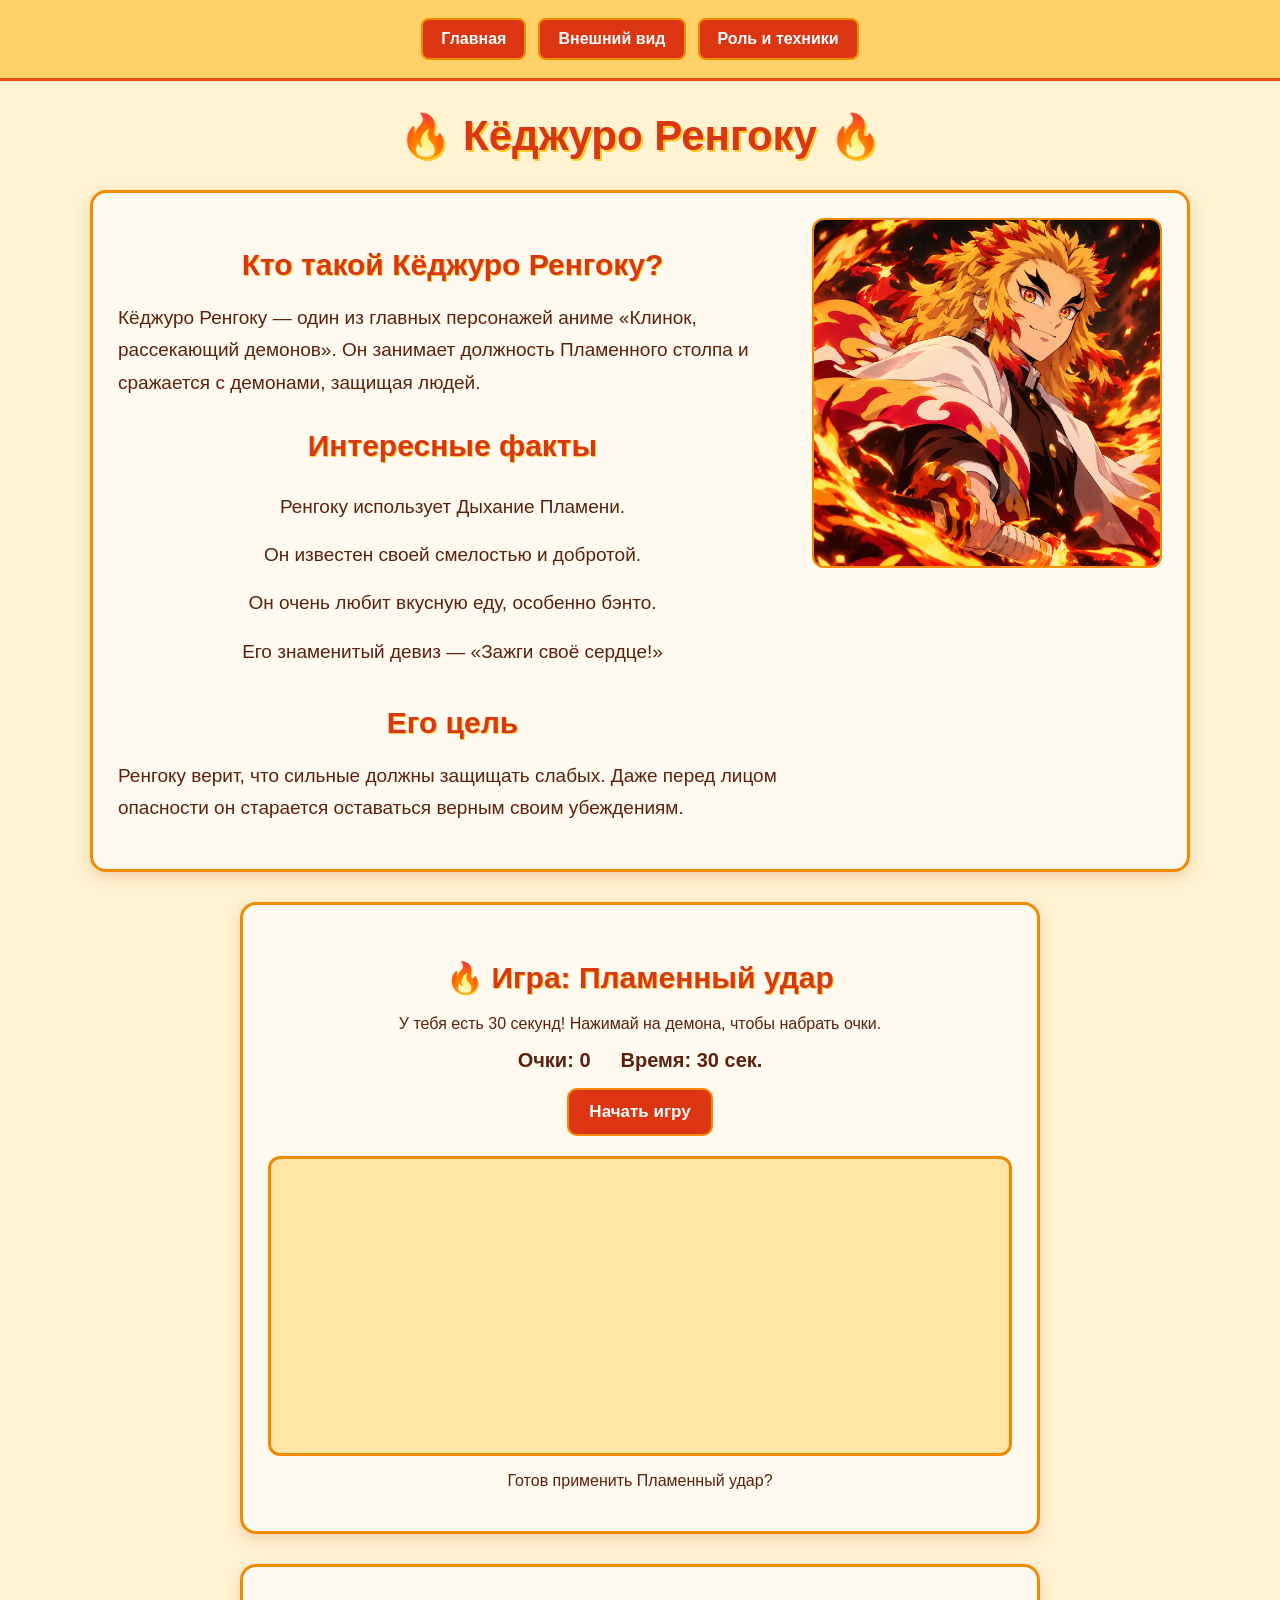
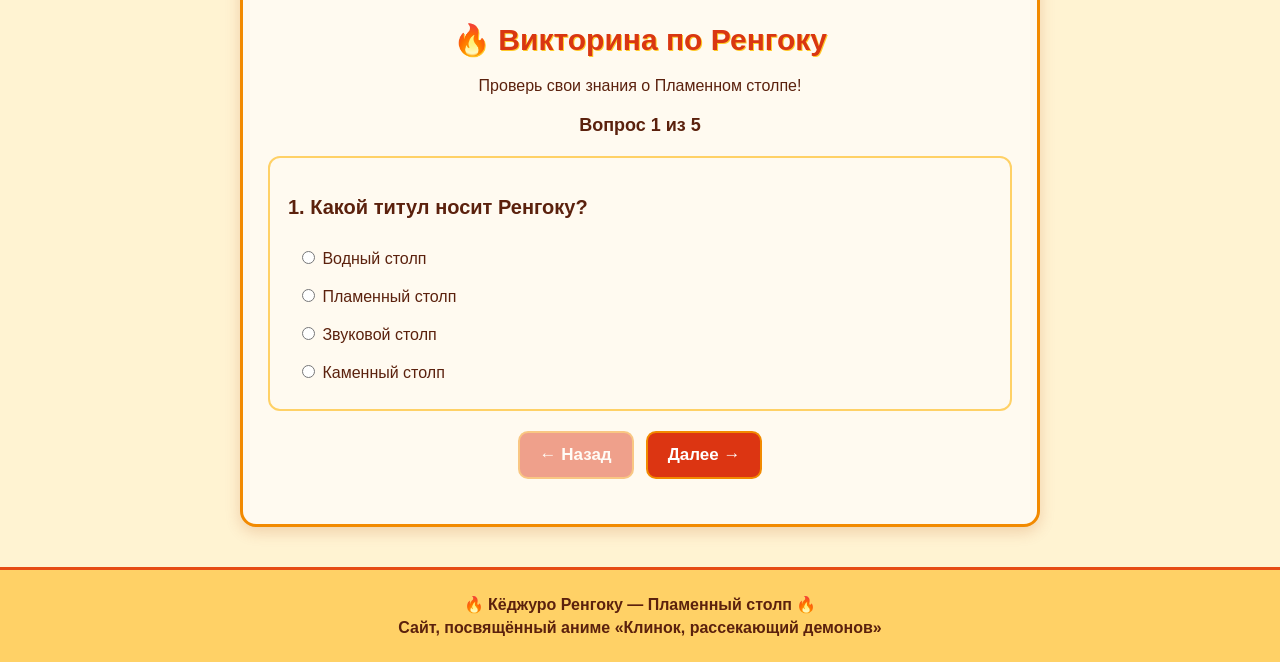
<file: index.html>
<!DOCTYPE html>
<html lang="ru">
<head>
    <meta charset="UTF-8">
    <meta name="viewport" content="width=device-width, initial-scale=1.0">
    <title>Кёджуро Ренгоку — Главная</title>

    <link rel="stylesheet" href="style.css">

    <style>
        body {
            background-color: #fff3d2;
            color: #5b210d;
            font-family: "Compact", "Arial Narrow", sans-serif;
            margin: 0;
        }

        .menu {
            display: flex;
            justify-content: center;
            flex-wrap: wrap;
            gap: 12px;
            padding: 18px;
            background: #ffd166;
        }

        .menu a {
            padding: 10px 18px;
            background: #dc3512;
            color: white;
            text-decoration: none;
            font-weight: bold;
            border: 2px solid #f28a00;
            border-radius: 8px;
        }

        .menu a:hover {
            background: #a9270d;
        }

        .home-page {
            width: 90%;
            max-width: 1100px;
            margin: 30px auto;
        }

        .home-page h1 {
            color: #d93612;
            text-align: center;
            font-size: 42px;
            text-shadow: 2px 2px #ffc928;
        }

        .intro-card,
        .flame-game,
        .rengoku-quiz {
            background: #fffaf0;
            border: 3px solid #f28a00;
            border-radius: 16px;
            padding: 25px;
            margin: 30px auto;
            box-shadow: 0 5px 15px rgba(180, 70, 0, 0.2);
        }

        .intro-layout {
            display: flex;
            align-items: flex-start;
            gap: 25px;
        }

        .intro-text {
            flex: 1;
            min-width: 0;
        }

        .intro-card h2,
        .flame-game h2,
        .rengoku-quiz h2 {
            color: #d93612;
            text-shadow: 1px 1px #ffc928;
        }

        .intro-card p,
        .intro-card li {
            font-size: 19px;
            line-height: 1.7;
        }

        .intro-image {
            flex: 0 0 35%;
            max-width: 350px;
        }

        .intro-image img {
            display: block;
            width: 100%;
            height: auto;
            border: 2px solid #f28a00;
            border-radius: 12px;
        }

        .footer {
            padding: 20px;
            background: #ffd166;
            color: #5b210d;
            text-align: center;
            margin-top: 40px;
        }

        /* Игра «Пламенный удар» */

        .flame-game {
            max-width: 800px;
            text-align: center;
        }

        .game-info {
            display: flex;
            justify-content: center;
            gap: 30px;
            flex-wrap: wrap;
            font-size: 20px;
            font-weight: bold;
        }

        .game-arena {
            position: relative;
            height: 300px;
            margin-top: 20px;
            overflow: hidden;
            background: #ffe5a3;
            border: 3px solid #f28a00;
            border-radius: 12px;
        }

        #demonTarget {
            position: absolute;
            left: 50%;
            top: 50%;
            transform: translate(-50%, -50%);
            border: none;
            background: transparent;
            font-size: 48px;
            cursor: pointer;
        }

        .game-button,
        .quiz-buttons button,
        #quizRetry {
            padding: 12px 20px;
            background: #dc3512;
            color: white;
            border: 2px solid #f28a00;
            border-radius: 10px;
            font-size: 17px;
            font-weight: bold;
            cursor: pointer;
        }

        .game-button:hover,
        .quiz-buttons button:hover,
        #quizRetry:hover {
            background: #a9270d;
        }

        /* Викторина */

        .rengoku-quiz {
            max-width: 800px;
        }

        .rengoku-quiz > h2 {
            text-align: center;
        }

        .quiz-progress {
            margin: 20px 0;
            text-align: center;
            font-size: 18px;
            font-weight: bold;
        }

        .quiz-question {
            display: none;
            padding: 18px;
            border: 2px solid #ffd166;
            border-radius: 12px;
        }

        .quiz-question.active {
            display: block;
        }

        .quiz-question p {
            font-size: 20px;
            font-weight: bold;
        }

        .quiz-question label {
            display: block;
            padding: 9px;
            cursor: pointer;
        }

        .quiz-question input {
            accent-color: #dc3512;
        }

        .quiz-buttons {
            display: flex;
            justify-content: center;
            flex-wrap: wrap;
            gap: 12px;
            margin-top: 20px;
        }

        .quiz-result {
            margin-top: 20px;
            text-align: center;
            font-size: 22px;
            font-weight: bold;
            color: #d93612;
        }

        [hidden] {
            display: none !important;
        }

        @media (max-width: 700px) {
            .home-page {
                width: 92%;
            }

            .home-page h1 {
                font-size: 32px;
            }

            .intro-layout {
                flex-direction: column;
            }

            .intro-image {
                flex: auto;
                width: 100%;
                max-width: 350px;
                margin: 0 auto;
            }

            .intro-card,
            .flame-game,
            .rengoku-quiz {
                padding: 16px;
            }

            .game-arena {
                height: 250px;
            }
        }
    </style>
</head>

<body>

    <!-- Меню сайта -->
    <nav class="menu">
        <a href="index.html">Главная</a>
        <a href="appearance.html">Внешний вид</a>
        <a href="role.html">Роль и техники</a>
    </nav>

    <!-- Главная страница -->
    <main class="home-page">
        <h1>🔥 Кёджуро Ренгоку 🔥</h1>

        <section class="intro-card">
            <div class="intro-layout">
                <div class="intro-text">
                    <h2>Кто такой Кёджуро Ренгоку?</h2>

                    <p>
                        Кёджуро Ренгоку — один из главных персонажей аниме
                        «Клинок, рассекающий демонов». Он занимает должность
                        Пламенного столпа и сражается с демонами, защищая людей.
                    </p>

                    <h2>Интересные факты</h2>

                    <ul>
                        <li>Ренгоку использует Дыхание Пламени.</li>
                        <li>Он известен своей смелостью и добротой.</li>
                        <li>Он очень любит вкусную еду, особенно бэнто.</li>
                        <li>Его знаменитый девиз — «Зажги своё сердце!»</li>
                    </ul>

                    <h2>Его цель</h2>

                    <p>
                        Ренгоку верит, что сильные должны защищать слабых.
                        Даже перед лицом опасности он старается оставаться
                        верным своим убеждениям.
                    </p>
                </div>

                <div class="intro-image">
                    <img
                        src="Rengoku.png"
                        alt="Кёджуро Ренгоку из аниме Клинок, рассекающий демонов"
                    >
                </div>
            </div>
        </section>

        <!-- Игра -->
        <section class="flame-game">
            <h2>🔥 Игра: Пламенный удар</h2>

            <p>
                У тебя есть 30 секунд! Нажимай на демона, чтобы набрать очки.
            </p>

            <div class="game-info">
                <span>Очки: <span id="gameScore">0</span></span>
                <span>Время: <span id="gameTime">30</span> сек.</span>
            </div>

            <p>
                <button class="game-button" id="gameStart">
                    Начать игру
                </button>
            </p>

            <div class="game-arena" id="gameArena">
                <button id="demonTarget" aria-label="Ударить демона" hidden>
                    👹
                </button>
            </div>

            <p id="gameMessage" aria-live="polite">
                Готов применить Пламенный удар?
            </p>
        </section>

        <!-- Викторина -->
        <section class="rengoku-quiz" id="rengokuQuiz">
            <h2>🔥 Викторина по Ренгоку</h2>

            <p style="text-align:center;">
                Проверь свои знания о Пламенном столпе!
            </p>

            <div class="quiz-progress" id="quizProgress">
                Вопрос 1 из 5
            </div>

            <form id="quizForm">
                <div class="quiz-question">
                    <p>1. Какой титул носит Ренгоку?</p>
                    <label><input type="radio" name="q1" value="a"> Водный столп</label>
                    <label><input type="radio" name="q1" value="b"> Пламенный столп</label>
                    <label><input type="radio" name="q1" value="c"> Звуковой столп</label>
                    <label><input type="radio" name="q1" value="d"> Каменный столп</label>
                </div>

                <div class="quiz-question">
                    <p>2. Какую технику использует Ренгоку?</p>
                    <label><input type="radio" name="q2" value="a"> Дыхание Воды</label>
                    <label><input type="radio" name="q2" value="b"> Дыхание Тумана</label>
                    <label><input type="radio" name="q2" value="c"> Дыхание Пламени</label>
                    <label><input type="radio" name="q2" value="d"> Дыхание Зверя</label>
                </div>

                <div class="quiz-question">
                    <p>3. Как зовут младшего брата Ренгоку?</p>
                    <label><input type="radio" name="q3" value="a"> Танджиро</label>
                    <label><input type="radio" name="q3" value="b"> Муичиро</label>
                    <label><input type="radio" name="q3" value="c"> Санеми</label>
                    <label><input type="radio" name="q3" value="d"> Сенджуро</label>
                </div>

                <div class="quiz-question">
                    <p>4. Как называется девятая форма Дыхания Пламени?</p>
                    <label><input type="radio" name="q4" value="a"> Рэнгоку</label>
                    <label><input type="radio" name="q4" value="b"> Пламенный дракон</label>
                    <label><input type="radio" name="q4" value="c"> Огненный вихрь</label>
                    <label><input type="radio" name="q4" value="d"> Пылающая звезда</label>
                </div>

                <div class="quiz-question">
                    <p>5. Какое качество особенно отличает Ренгоку?</p>
                    <label><input type="radio" name="q5" value="a"> Трусость</label>
                    <label><input type="radio" name="q5" value="b"> Равнодушие</label>
                    <label><input type="radio" name="q5" value="c"> Мужество и желание защищать людей</label>
                    <label><input type="radio" name="q5" value="d"> Стремление избегать тренировок</label>
                </div>

                <div class="quiz-buttons">
                    <button type="button" id="quizPrev">← Назад</button>
                    <button type="button" id="quizNext">Далее →</button>
                    <button type="submit" id="quizCheck" hidden>
                        Проверить ответы
                    </button>
                </div>
            </form>

            <div class="quiz-result" id="quizResult" aria-live="polite"></div>

            <p style="text-align:center;">
                <button type="button" id="quizRetry" hidden>
                    Пройти ещё раз
                </button>
            </p>
        </section>
    </main>

    <footer class="footer">
        <p>🔥 Кёджуро Ренгоку — Пламенный столп 🔥</p>
        <p>Сайт, посвящённый аниме «Клинок, рассекающий демонов»</p>
    </footer>

    <script>
        // Игра «Пламенный удар»
        (() => {
            const arena = document.getElementById("gameArena");
            const target = document.getElementById("demonTarget");
            const startButton = document.getElementById("gameStart");
            const scoreText = document.getElementById("gameScore");
            const timeText = document.getElementById("gameTime");
            const message = document.getElementById("gameMessage");

            let score = 0;
            let time = 30;
            let timer = null;
            let playing = false;

            function moveTarget() {
                const maxX = arena.clientWidth - target.offsetWidth;
                const maxY = arena.clientHeight - target.offsetHeight;

                target.style.left =
                    Math.max(0, Math.random() * maxX) + "px";
                target.style.top =
                    Math.max(0, Math.random() * maxY) + "px";
                target.style.transform = "none";
            }

            startButton.addEventListener("click", () => {
                clearInterval(timer);

                score = 0;
                time = 30;
                playing = true;

                scoreText.textContent = score;
                timeText.textContent = time;
                message.textContent = "Атакуй демона!";
                target.hidden = false;
                startButton.disabled = true;

                moveTarget();

                timer = setInterval(() => {
                    time--;
                    timeText.textContent = time;

                    if (time <= 0) {
                        clearInterval(timer);
                        playing = false;
                        target.hidden = true;
                        startButton.disabled = false;
                        message.textContent =
                            "🔥 Игра окончена! Твои очки: " + score;
                    }
                }, 1000);
            });

            target.addEventListener("click", () => {
                if (!playing) return;

                score++;
                scoreText.textContent = score;
                moveTarget();
            });
        })();

        // Викторина по Ренгоку
        (() => {
            const form = document.getElementById("quizForm");
            const questions = [
                ...document.querySelectorAll("#rengokuQuiz .quiz-question")
            ];

            const progress = document.getElementById("quizProgress");
            const prev = document.getElementById("quizPrev");
            const next = document.getElementById("quizNext");
            const check = document.getElementById("quizCheck");
            const result = document.getElementById("quizResult");
            const retry = document.getElementById("quizRetry");

            const answers = {
                q1: "b",
                q2: "c",
                q3: "d",
                q4: "a",
                q5: "c"
            };

            let current = 0;

            function showQuestion(index) {
                current = index;

                questions.forEach((question, i) => {
                    question.classList.toggle("active", i === current);
                });

                progress.textContent =
                    `Вопрос ${current + 1} из ${questions.length}`;

                prev.disabled = current === 0;
                next.hidden = current === questions.length - 1;
                check.hidden = current !== questions.length - 1;
            }

            prev.addEventListener("click", () => {
                if (current > 0) showQuestion(current - 1);
            });

            next.addEventListener("click", () => {
                if (current < questions.length - 1) {
                    showQuestion(current + 1);
                }
            });

            form.addEventListener("submit", (event) => {
                event.preventDefault();

                let score = 0;
                let unanswered = -1;

                for (let i = 0; i < questions.length; i++) {
                    const name = "q" + (i + 1);
                    const selected = form.querySelector(
                        `input[name="${name}"]:checked`
                    );

                    if (!selected) {
                        unanswered = i;
                        break;
                    }

                    if (selected.value === answers[name]) {
                        score++;
                    }
                }

                if (unanswered !== -1) {
                    showQuestion(unanswered);
                    progress.textContent += " — выбери ответ!";
                    return;
                }

                form.hidden = true;
                progress.textContent = "Викторина завершена!";

                result.textContent =
                    `🔥 Твой результат: ${score} из 5! ` +
                    (score === 5
                        ? "Идеально! Настоящий Пламенный столп!"
                        : score >= 3
                            ? "Отлично! Ты хорошо знаешь Ренгоку!"
                            : "Продолжай тренироваться, как охотник на демонов!");

                retry.hidden = false;
            });

            retry.addEventListener("click", () => {
                form.reset();
                form.hidden = false;
                result.textContent = "";
                retry.hidden = true;
                showQuestion(0);
            });

            showQuestion(0);
        })();
    </script>

</body>
</html>
</file>
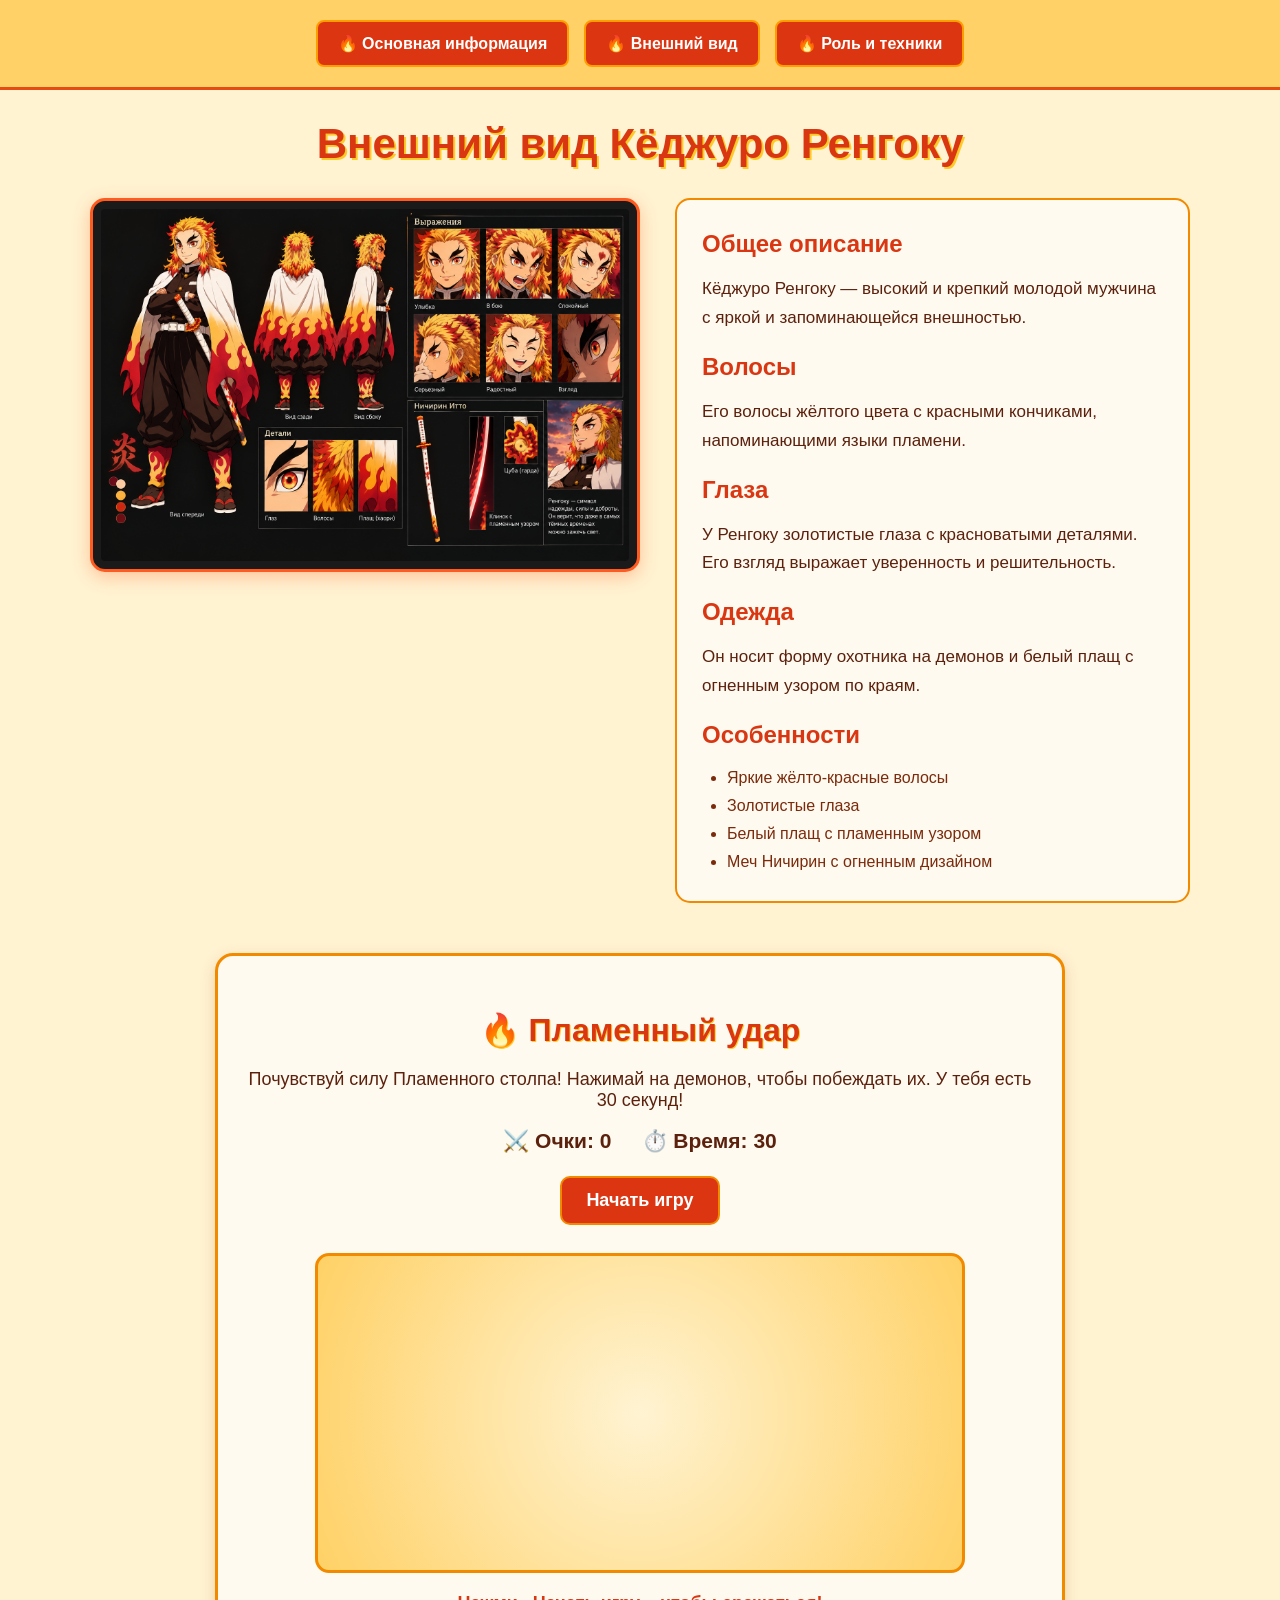
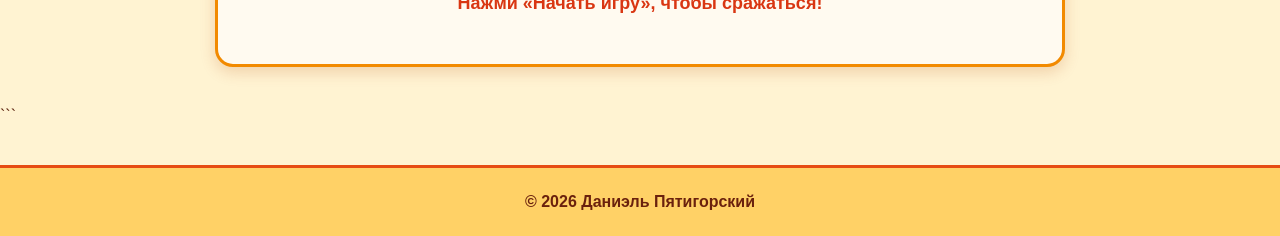
<file: appearance.html>
<!DOCTYPE html>
<html lang="ru">

<head>
    <meta charset="UTF-8">
    <meta name="viewport" content="width=device-width, initial-scale=1.0">
    <title>Кёджуро Ренгоку — Внешний вид</title>
    <link rel="stylesheet" href="style.css">
</head>

<body>

    <nav class="menu">
        <a href="index.html">🔥 Основная информация</a>
        <a href="appearance.html">🔥 Внешний вид</a>
        <a href="role.html">🔥 Роль и техники</a>
    </nav>

    <h1>Внешний вид Кёджуро Ренгоку</h1>

    <div class="appearance">

    <img
        src="Rangoku.png"
        alt="Ренгоку"
        class="fullscreen-image"
        onclick="if (!document.fullscreenElement) {
            this.requestFullscreen();
        } else {
            document.exitFullscreen();
        }">
        
        <div class="appearance-info">

            <h2>Общее описание</h2>

            <p>
                Кёджуро Ренгоку — высокий и крепкий молодой мужчина
                с яркой и запоминающейся внешностью.
            </p>

            <h2>Волосы</h2>

            <p>
                Его волосы жёлтого цвета с красными кончиками,
                напоминающими языки пламени.
            </p>

            <h2>Глаза</h2>

            <p>
                У Ренгоку золотистые глаза с красноватыми деталями.
                Его взгляд выражает уверенность и решительность.
            </p>

            <h2>Одежда</h2>

            <p>
                Он носит форму охотника на демонов и белый плащ
                с огненным узором по краям.
            </p>

            <h2>Особенности</h2>

            <ul class="features">
                <li>Яркие жёлто-красные волосы</li>
                <li>Золотистые глаза</li>
                <li>Белый плащ с пламенным узором</li>
                <li>Меч Ничирин с огненным дизайном</li>
            </ul>

        </div>

    </div>
<!-- Игра: Пламенный удар -->
<style>
.flame-game {
    max-width: 850px;
    margin: 40px auto;
    padding: 25px;
    background: #fffaf0;
    border: 3px solid #f28a00;
    border-radius: 18px;
    box-shadow: 0 5px 15px rgba(180, 70, 0, 0.2);
    color: #5b210d;
    text-align: center;
    font-family: "Compact", "Arial Narrow", sans-serif;
}

.flame-game h2 {
    color: #d93612;
    font-size: 32px;
    text-shadow: 1px 1px #ffc928;
}

.flame-game p {
    font-size: 18px;
}

.flame-stats {
    display: flex;
    justify-content: center;
    gap: 30px;
    flex-wrap: wrap;
    margin: 15px 0;
    font-size: 21px;
    font-weight: bold;
}

.flame-button {
    background: #dc3512;
    color: white;
    border: 2px solid #f28a00;
    border-radius: 10px;
    padding: 12px 24px;
    font-size: 18px;
    font-weight: bold;
    cursor: pointer;
    margin: 8px;
}

.flame-button:hover {
    background: #a9250b;
}

.flame-arena {
    position: relative;
    height: 320px;
    max-width: 650px;
    margin: 20px auto;
    overflow: hidden;
    border: 3px solid #f28a00;
    border-radius: 14px;
    background: radial-gradient(circle, #fff3d2, #ffd166);
}

.flame-target {
    position: absolute;
    display: none;
    width: 76px;
    height: 76px;
    border: 0;
    border-radius: 50%;
    background: #dc3512;
    font-size: 42px;
    cursor: pointer;
    box-shadow: 0 0 18px #ff7b00;
    user-select: none;
}

.flame-target:active {
    transform: scale(0.85);
}

#flameMessage {
    min-height: 28px;
    font-weight: bold;
    color: #d93612;
}

@media (max-width: 600px) {
    .flame-game {
        margin: 20px 8px;
        padding: 15px;
    }

    .flame-arena {
        height: 280px;
    }
}
</style>

<section class="flame-game">
    <h2>🔥 Пламенный удар</h2>
    <p>
        Почувствуй силу Пламенного столпа!
        Нажимай на демонов, чтобы побеждать их.
        У тебя есть 30 секунд!
    </p>

    <div class="flame-stats">
        <span>⚔️ Очки: <span id="flameScore">0</span></span>
        <span>⏱️ Время: <span id="flameTime">30</span></span>
    </div>

    <button class="flame-button" id="flameStart">
        Начать игру
    </button>

    <div class="flame-arena" id="flameArena">
        <button class="flame-target" id="flameTarget"
            aria-label="Атаковать демона">👹</button>
    </div>

    <p id="flameMessage" aria-live="polite">
        Нажми «Начать игру», чтобы сражаться!
    </p>
</section>

<script>
(() => {
    const arena = document.getElementById("flameArena");
    const target = document.getElementById("flameTarget");
    const startButton = document.getElementById("flameStart");
    const scoreDisplay = document.getElementById("flameScore");
    const timeDisplay = document.getElementById("flameTime");
    const message = document.getElementById("flameMessage");

    let score = 0;
    let timeLeft = 30;
    let timer = null;
    let playing = false;

    function moveTarget() {
        const maxX = arena.clientWidth - target.offsetWidth;
        const maxY = arena.clientHeight - target.offsetHeight;

        target.style.left = Math.floor(Math.random() * (maxX + 1)) + "px";
        target.style.top = Math.floor(Math.random() * (maxY + 1)) + "px";
    }

    function endGame() {
        playing = false;
        clearInterval(timer);
        target.style.display = "none";
        startButton.disabled = false;
        startButton.textContent = "Играть снова";
        message.textContent = "🔥 Время вышло! Твой результат: " + score + " очков!";
    }

    startButton.addEventListener("click", () => {
        clearInterval(timer);

        score = 0;
        timeLeft = 30;
        playing = true;

        scoreDisplay.textContent = score;
        timeDisplay.textContent = timeLeft;
        message.textContent = "Атакуй демонов!";
        startButton.disabled = true;
        startButton.textContent = "Игра идёт...";
        target.style.display = "block";
        moveTarget();

        timer = setInterval(() => {
            timeLeft--;
            timeDisplay.textContent = timeLeft;

            if (timeLeft <= 0) {
                endGame();
            }
        }, 1000);
    });

    target.addEventListener("click", () => {
        if (!playing) return;

        score++;
        scoreDisplay.textContent = score;
        message.textContent = "🔥 Пламенный удар! +1 очко";
        moveTarget();
    });
})();
</script>
```
    <footer>
        <p>© 2026 Даниэль Пятигорский</p>
    </footer>

</body>
</html>
</file>
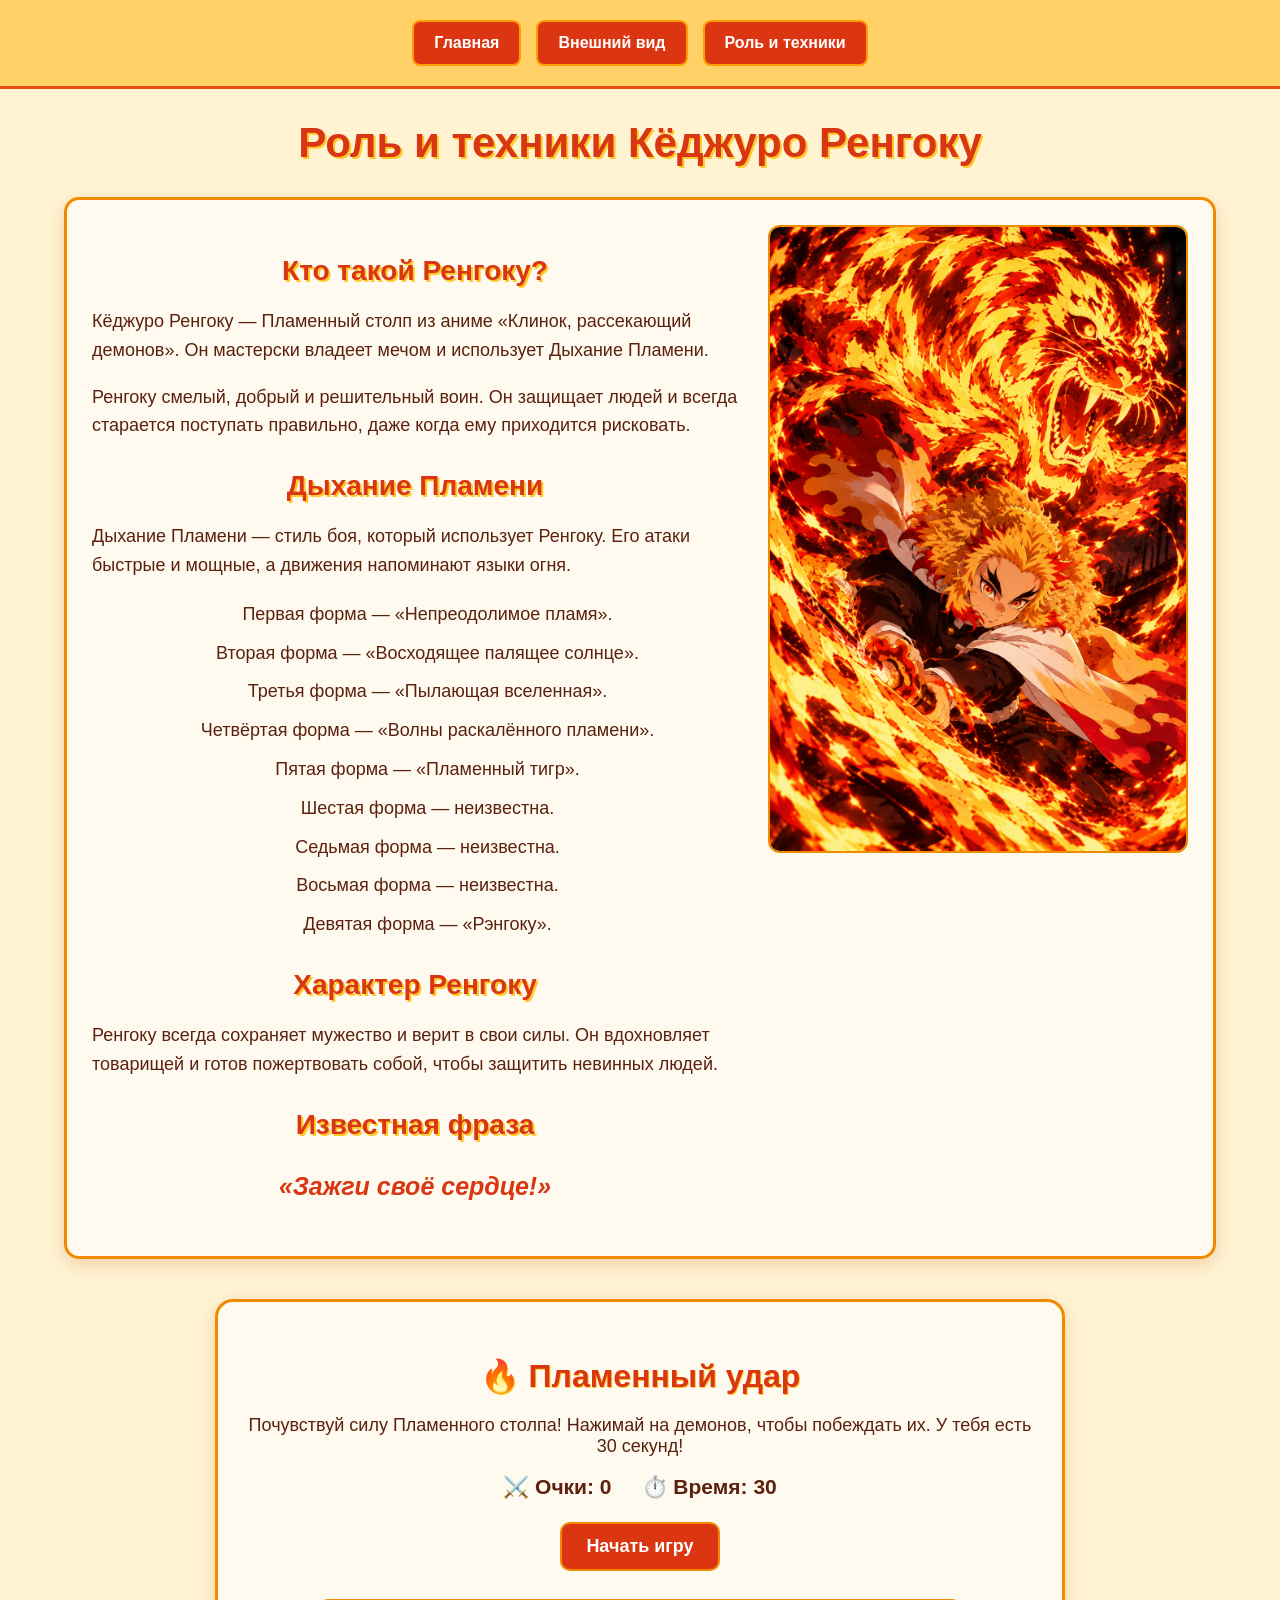
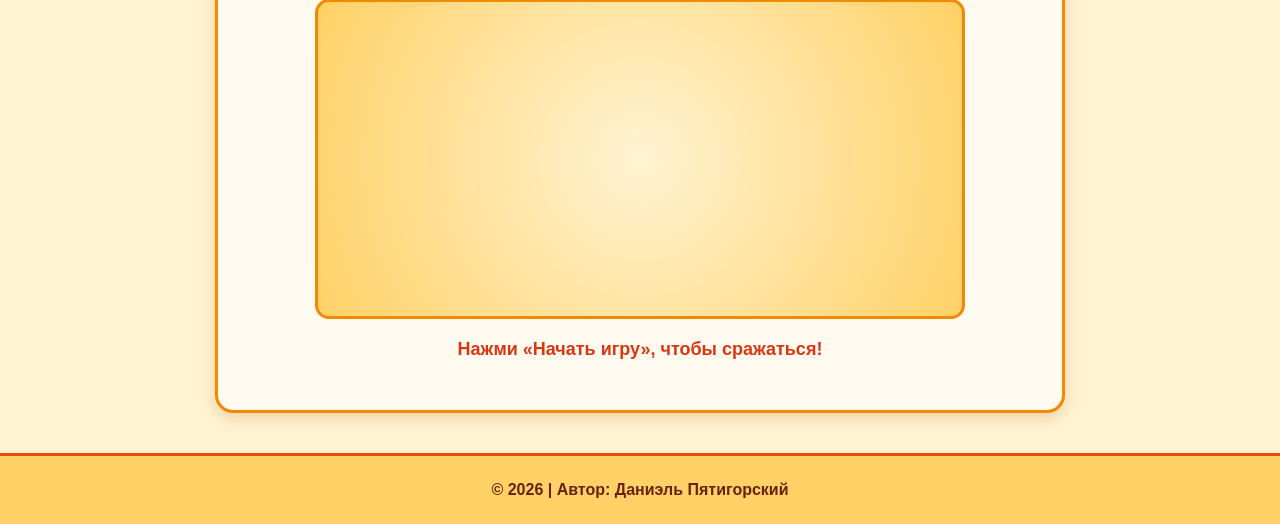
<file: role.html>
<!DOCTYPE html>
<html lang="ru">
<head>
    <meta charset="UTF-8">
    <meta name="viewport" content="width=device-width, initial-scale=1.0">
    <title>Кёджуро Ренгоку — Роль и техники</title>
    <link rel="stylesheet" href="style.css">
</head>
<body>

    <nav class="menu">
        <a href="index.html">Главная</a>
        <a href="appearance.html">Внешний вид</a>
        <a href="role.html">Роль и техники</a>
    </nav>

    <main class="role-page">
        <h1>Роль и техники Кёджуро Ренгоку</h1>

        <section class="role-card">
            <div class="role-layout">

                <div class="role-text">
                    <h2>Кто такой Ренгоку?</h2>
                    <p>
                        Кёджуро Ренгоку — Пламенный столп из аниме
                        «Клинок, рассекающий демонов». Он мастерски
                        владеет мечом и использует Дыхание Пламени.
                    </p>
                    <p>
                        Ренгоку смелый, добрый и решительный воин.
                        Он защищает людей и всегда старается поступать
                        правильно, даже когда ему приходится рисковать.
                    </p>

                    <h2>Дыхание Пламени</h2>
                    <p>
                        Дыхание Пламени — стиль боя, который использует
                        Ренгоку. Его атаки быстрые и мощные, а движения
                        напоминают языки огня.
                    </p>
                    <ul class="flame-forms">
                        <li>Первая форма — «Непреодолимое пламя».</li>
                       <li>Вторая форма — «Восходящее палящее солнце».</li>
                        <li>Третья форма — «Пылающая вселенная».</li>
                        <li>Четвёртая форма — «Волны раскалённого пламени».</li>
                        <li>Пятая форма — «Пламенный тигр».</li>
                        <li>Шестая форма — неизвестна.</li>
                        <li>Седьмая форма — неизвестна.</li>
                        <li>Восьмая форма — неизвестна.</li>
                        <li>Девятая форма — «Рэнгоку».</li>
                    </ul>

                    <h2>Характер Ренгоку</h2>
                    <p>
                        Ренгоку всегда сохраняет мужество и верит в свои силы.
                        Он вдохновляет товарищей и готов пожертвовать собой,
                        чтобы защитить невинных людей.
                    </p>

                    <h2>Известная фраза</h2>
                    <p class="role-quote">«Зажги своё сердце!»</p>
                </div>

                <div class="role-image">
                    <img
                        src="Rangoku tiger.png"
                        alt="Ренгоку использует технику Пламенный тигр">
                </div>

            </div>
        </section>
    </main>
<!-- Игра: Пламенный удар -->
<style>
.flame-game {
    max-width: 850px;
    margin: 40px auto;
    padding: 25px;
    background: #fffaf0;
    border: 3px solid #f28a00;
    border-radius: 18px;
    box-shadow: 0 5px 15px rgba(180, 70, 0, 0.2);
    color: #5b210d;
    text-align: center;
    font-family: "Compact", "Arial Narrow", sans-serif;
}

.flame-game h2 {
    color: #d93612;
    font-size: 32px;
    text-shadow: 1px 1px #ffc928;
}

.flame-game p {
    font-size: 18px;
}

.flame-stats {
    display: flex;
    justify-content: center;
    gap: 30px;
    flex-wrap: wrap;
    margin: 15px 0;
    font-size: 21px;
    font-weight: bold;
}

.flame-button {
    background: #dc3512;
    color: white;
    border: 2px solid #f28a00;
    border-radius: 10px;
    padding: 12px 24px;
    font-size: 18px;
    font-weight: bold;
    cursor: pointer;
    margin: 8px;
}

.flame-button:hover {
    background: #a9250b;
}

.flame-arena {
    position: relative;
    height: 320px;
    max-width: 650px;
    margin: 20px auto;
    overflow: hidden;
    border: 3px solid #f28a00;
    border-radius: 14px;
    background: radial-gradient(circle, #fff3d2, #ffd166);
}

.flame-target {
    position: absolute;
    display: none;
    width: 76px;
    height: 76px;
    border: 0;
    border-radius: 50%;
    background: #dc3512;
    font-size: 42px;
    cursor: pointer;
    box-shadow: 0 0 18px #ff7b00;
    user-select: none;
}

.flame-target:active {
    transform: scale(0.85);
}

#flameMessage {
    min-height: 28px;
    font-weight: bold;
    color: #d93612;
}

@media (max-width: 600px) {
    .flame-game {
        margin: 20px 8px;
        padding: 15px;
    }

    .flame-arena {
        height: 280px;
    }
}
</style>

<section class="flame-game">
    <h2>🔥 Пламенный удар</h2>
    <p>
        Почувствуй силу Пламенного столпа!
        Нажимай на демонов, чтобы побеждать их.
        У тебя есть 30 секунд!
    </p>

    <div class="flame-stats">
        <span>⚔️ Очки: <span id="flameScore">0</span></span>
        <span>⏱️ Время: <span id="flameTime">30</span></span>
    </div>

    <button class="flame-button" id="flameStart">
        Начать игру
    </button>

    <div class="flame-arena" id="flameArena">
        <button class="flame-target" id="flameTarget"
            aria-label="Атаковать демона">👹</button>
    </div>

    <p id="flameMessage" aria-live="polite">
        Нажми «Начать игру», чтобы сражаться!
    </p>
</section>

<script>
(() => {
    const arena = document.getElementById("flameArena");
    const target = document.getElementById("flameTarget");
    const startButton = document.getElementById("flameStart");
    const scoreDisplay = document.getElementById("flameScore");
    const timeDisplay = document.getElementById("flameTime");
    const message = document.getElementById("flameMessage");

    let score = 0;
    let timeLeft = 30;
    let timer = null;
    let playing = false;

    function moveTarget() {
        const maxX = arena.clientWidth - target.offsetWidth;
        const maxY = arena.clientHeight - target.offsetHeight;

        target.style.left = Math.floor(Math.random() * (maxX + 1)) + "px";
        target.style.top = Math.floor(Math.random() * (maxY + 1)) + "px";
    }

    function endGame() {
        playing = false;
        clearInterval(timer);
        target.style.display = "none";
        startButton.disabled = false;
        startButton.textContent = "Играть снова";
        message.textContent = "🔥 Время вышло! Твой результат: " + score + " очков!";
    }

    startButton.addEventListener("click", () => {
        clearInterval(timer);

        score = 0;
        timeLeft = 30;
        playing = true;

        scoreDisplay.textContent = score;
        timeDisplay.textContent = timeLeft;
        message.textContent = "Атакуй демонов!";
        startButton.disabled = true;
        startButton.textContent = "Игра идёт...";
        target.style.display = "block";
        moveTarget();

        timer = setInterval(() => {
            timeLeft--;
            timeDisplay.textContent = timeLeft;

            if (timeLeft <= 0) {
                endGame();
            }
        }, 1000);
    });

    target.addEventListener("click", () => {
        if (!playing) return;

        score++;
        scoreDisplay.textContent = score;
        message.textContent = "🔥 Пламенный удар! +1 очко";
        moveTarget();
    });
})();
</script>

    <footer class="footer">
        <p>© 2026 | Автор: Даниэль Пятигорский</p>
    </footer>

</body>
</html>
</file>
<file: style.css>
* {
    box-sizing: border-box;
}

body {
    margin: 0;
    padding: 0;
    background-color: #fff3d2;
    color: #5b210d;
    font-family: Arial, sans-serif;
}

/* Заголовки */

h1 {
    text-align: center;
    color: #d93612;
    font-size: 42px;
    margin: 30px 15px 20px;
    text-shadow: 2px 2px 0 #ffc928;
}

h2 {
    text-align: center;
    color: #c93612;
    font-size: 30px;
    margin-top: 30px;
    margin-bottom: 20px;
}

/* Верхнее меню */

.menu {
    display: flex;
    justify-content: center;
    align-items: center;
    flex-wrap: wrap;
    gap: 15px;
    padding: 20px;
    background-color: #ffd166;
    border-bottom: 3px solid #e64b13;
}

.menu a {
    display: inline-block;
    padding: 12px 20px;
    background-color: #dc3512;
    color: white;
    text-decoration: none;
    border: 2px solid #ff9d00;
    border-radius: 8px;
    font-weight: bold;
    transition: background-color 0.2s, transform 0.2s;
}

.menu a:hover {
    background-color: #f26b00;
    transform: translateY(-2px);
}

/* Картинка и цитата на главной странице */

.hero {
    display: flex;
    justify-content: center;
    align-items: center;
    flex-wrap: wrap;
    gap: 40px;
    margin: 25px auto;
    padding: 0 20px;
}

.hero img {
    width: 330px;
    height: 230px;
    object-fit: cover;
    margin: 0;
    border: 3px solid #e65b16;
    border-radius: 12px;
    box-shadow: 0 5px 15px rgba(180, 60, 10, 0.3);
}

.quote {
    width: 300px;
    padding: 25px;
    background-color: #ffe7a3;
    border: 2px solid #f29a00;
    border-radius: 20px;
    text-align: center;
    box-shadow: 0 5px 15px rgba(180, 70, 0, 0.2);
}

.quote p {
    color: #8f2b0c;
    font-size: 23px;
    font-weight: bold;
    font-style: italic;
    line-height: 1.5;
}

.quote span {
    color: #d94a0b;
    font-weight: bold;
}

/* Таблица основной информации */

table {
    width: 80%;
    max-width: 1000px;
    margin: 25px auto;
    border-collapse: collapse;
    background-color: #fffaf0;
    border: 3px solid #f28a00;
    box-shadow: 0 3px 10px rgba(180, 70, 0, 0.2);
}

caption {
    font-size: 26px;
    font-weight: bold;
    color: #c93612;
    margin-bottom: 15px;
}

th {
    width: 25%;
    padding: 14px;
    text-align: left;
    background-color: #ffbd19;
    color: #65200d;
    border: 1px solid #f28a00;
    font-size: 16px;
}

td {
    padding: 14px;
    background-color: #fffdf8;
    border: 1px solid #f28a00;
    font-size: 16px;
}

tr:hover td {
    background-color: #fff0bd;
}

/* Списки и ссылки */

ul {
    padding: 0;
    margin: 20px auto;
    text-align: center;
}

li {
    list-style: none;
    display: inline-block;
    margin: 8px;
}

a {
    color: #b52b0b;
}

.menu a {
    color: white;
}

/* Страница внешнего вида */

.appearance {
    display: flex;
    flex-direction: row;
    align-items: flex-start;
    justify-content: center;
    gap: 35px;
    width: 90%;
    max-width: 1100px;
    margin: 30px auto 50px;
}

.appearance img {
    display: block;
    width: 550px;
    max-width: 60%;
    height: auto;
    max-height: none;
    object-fit: contain;
    margin: 0;
    padding: 8px;
    flex-shrink: 0;
    background-color: #1a1a1a;
    border: 3px solid #ff5a1f;
    border-radius: 15px;
    box-shadow: 0 5px 18px rgba(255, 80, 20, 0.3);
}

.appearance-info {
    flex: 1;
    min-width: 0;
    padding: 10px 25px;
    background-color: #fffaf0;
    border: 2px solid #f28a00;
    border-radius: 15px;
}

.appearance-info h2 {
    text-align: left;
    font-size: 24px;
    color: #d93612;
    margin-top: 20px;
    margin-bottom: 10px;
}

.appearance-info p {
    font-size: 17px;
    line-height: 1.7;
}

.appearance-info .features {
    padding-left: 25px;
    text-align: left;
}

.appearance-info .features li {
    display: list-item;
    list-style: disc;
    margin: 10px 0;
    color: #7a2b0c;
}

footer {
    margin-top: 40px;
    padding: 20px;
    text-align: center;
    background-color: #ffd166;
    color: #6a210d;
    border-top: 3px solid #e64b13;
    font-weight: bold;
}

footer p {
    margin: 5px;
}

@media (max-width: 750px) {
    h1 {
        font-size: 32px;
    }

    .menu {
        gap: 8px;
        padding: 12px;
    }

    .menu a {
        padding: 10px 12px;
        font-size: 14px;
    }

    .hero {
        gap: 20px;
    }

    .hero img {
        max-width: 100%;
        height: auto;
    }

    table {
        width: 95%;
    }

    th,
    td {
        padding: 9px;
        font-size: 14px;
        overflow-wrap: anywhere;
    }

    .appearance {
        flex-direction: column;
        align-items: center;
        width: 92%;
    }

    .appearance img {
        width: 100%;
        max-width: 380px;
        max-height: none;
    }

    .appearance-info {
        width: 100%;
        padding: 15px;
    }

    .appearance-info h2 {
        font-size: 22px;
    }
}

.fullscreen-image {
    cursor: pointer;
    transition: 0.3s;
}

.fullscreen-image:fullscreen {
    width: 100%;
    height: 100%;
    object-fit: contain;
    background-color: #fff3d2;
}
body:has(.role-page) {
    background-color: #fff3d2;
    color: #5b210d;
    font-family: "Compact", "Arial Narrow", sans-serif;
}

body:has(.role-page) .role-card {
    background-color: #fffaf0;
    border: 3px solid #f28a00;
    border-radius: 15px;
    color: #5b210d;
}

body:has(.role-page) h1,
body:has(.role-page) .role-card h2 {
    color: #d93612;
    text-shadow: 2px 2px 0 #ffc928;
}

body:has(.role-page) .role-card p,
body:has(.role-page) .role-card li {
    color: #5b210d;
    font-family: "Compact", "Arial Narrow", sans-serif;
    line-height: 1.6;
}

body:has(.role-page) .role-quote {
    color: #d93612 !important;
}
body:has(.role-page) {
    background-color: #fff3d2;
    color: #5b210d;
    font-family: "Compact", "Arial Narrow", sans-serif;
}

.role-page {
    width: 85%;
    max-width: 1100px;
    margin: 30px auto;
}

.role-page > h1 {
    color: #d93612;
    text-align: center;
    font-size: 42px;
    text-shadow: 2px 2px 0 #ffc928;
    margin-bottom: 30px;
}

.role-card {
    background-color: #fffaf0;
    border: 3px solid #f28a00;
    border-radius: 15px;
    box-shadow: 0 5px 15px rgba(180, 70, 0, 0.2);
    padding: 25px;
    margin: 25px 0;
}

.role-card h2 {
    color: #d93612;
    font-size: 30px;
    text-shadow: 1px 1px 0 #ffc928;
}

.role-card p,
.role-card li {
    color: #5b210d;
    font-size: 18px;
    line-height: 1.7;
}

.role-card li {
    margin: 10px 0;
}

/* Текст и картинка рядом */
.role-layout {
    display: flex;
    align-items: center;
    justify-content: space-between;
    gap: 25px;
}

.role-text {
    flex: 1;
    min-width: 0;
}

/* Место для картинки */
.role-image {
    flex: 0 0 300px;
    min-height: 300px;
    display: flex;
    align-items: center;
    justify-content: center;
    border: 2px dashed #f28a00;
    border-radius: 12px;
    background-color: #fff3d2;
    overflow: hidden;
}

.role-image img {
    display: block;
    width: 100%;
    height: auto;
    object-fit: contain;
}

.role-quote {
    color: #d93612 !important;
    text-align: center;
    font-size: 25px !important;
    font-weight: bold;
    font-style: italic;
}

/* Для телефона */
@media (max-width: 750px) {
    .role-page {
        width: 92%;
    }

    .role-layout {
        flex-direction: column;
    }

    .role-image {
        flex: auto;
        width: 100%;
        max-width: 350px;
        min-height: 250px;
    }

    .role-page > h1 {
        font-size: 32px;
    }
}
body:has(.role-page) {
    background-color: #fff3d2;
    color: #5b210d;
    font-family: "Compact", "Arial Narrow", sans-serif;
}

.role-page {
    width: 90%;
    max-width: 1200px;
    margin: 30px auto;
}

.role-page > h1 {
    color: #d93612;
    text-align: center;
    font-size: 42px;
    text-shadow: 2px 2px 0 #ffc928;
}

.role-card {
    background-color: #fffaf0;
    border: 3px solid #f28a00;
    border-radius: 15px;
    box-shadow: 0 5px 15px rgba(180, 70, 0, 0.2);
    padding: 25px;
    margin: 25px 0;
}

.role-layout {
    display: flex;
    align-items: flex-start;
    gap: 30px;
}

.role-text {
    flex: 1;
    min-width: 0;
}

.role-card h2 {
    color: #d93612;
    font-size: 28px;
    text-shadow: 1px 1px 0 #ffc928;
}

.role-card p,
.role-card li {
    color: #5b210d;
    font-size: 18px;
    line-height: 1.7;
}

.role-card li {
    margin-bottom: 8px;
}

.role-quote {
    color: #d93612 !important;
    font-size: 25px !important;
    font-weight: bold;
    font-style: italic;
}

/* Картинка справа */
.role-image {
    flex: 0 0 40%;
    max-width: 420px;
    border: 2px solid #f28a00;
    border-radius: 12px;
    overflow: hidden;
    background-color: #fff3d2;
}

.role-image img {
    display: block;
    width: 100%;
    height: auto;
    object-fit: contain;
}

/* Для маленьких экранов */
@media (max-width: 750px) {
    .role-page {
        width: 92%;
    }

    .role-layout {
        flex-direction: column;
    }

    .role-image {
        flex: auto;
        width: 100%;
        max-width: 420px;
        margin: 0 auto;
    }

    .role-page > h1 {
        font-size: 32px;
    }
}
.flame-forms {
    display: block;
    padding-left: 25px;
}

.flame-forms li {
    display: list-item;
    margin-bottom: 10px;
    line-height: 1.6;
}
.rengoku-quiz {
    max-width: 800px;
    margin: 35px auto;
    padding: 25px;
    background: #fffaf0;
    color: #5b210d;
    border: 3px solid #f28a00;
    border-radius: 16px;
    box-shadow: 0 5px 15px rgba(180, 70, 0, 0.2);
    font-family: "Compact", "Arial Narrow", sans-serif;
}

.rengoku-quiz h2 {
    color: #d93612;
    text-align: center;
    text-shadow: 1px 1px #ffc928;
}

.quiz-progress {
    text-align: center;
    font-weight: bold;
    margin: 20px 0;
}

.quiz-question {
    display: none;
    padding: 18px;
    border: 2px solid #ffd166;
    border-radius: 12px;
}

.quiz-question.active {
    display: block;
}

.quiz-question p {
    font-size: 20px;
    font-weight: bold;
}

.quiz-question label {
    display: block;
    padding: 9px;
    cursor: pointer;
}

.quiz-buttons {
    display: flex;
    justify-content: center;
    flex-wrap: wrap;
    gap: 12px;
    margin-top: 20px;
}

.rengoku-quiz button {
    padding: 12px 20px;
    background: #dc3512;
    color: white;
    border: 2px solid #f28a00;
    border-radius: 10px;
    font-size: 17px;
    font-weight: bold;
    cursor: pointer;
}

.rengoku-quiz button:hover {
    background: #a9270d;
}

.rengoku-quiz button:disabled {
    opacity: 0.45;
    cursor: not-allowed;
}

.quiz-result {
    margin-top: 20px;
    text-align: center;
    font-size: 22px;
    font-weight: bold;
    color: #d93612;
}

@media (max-width: 600px) {
    .rengoku-quiz {
        margin: 20px 10px;
        padding: 15px;
    }
}
</file>
